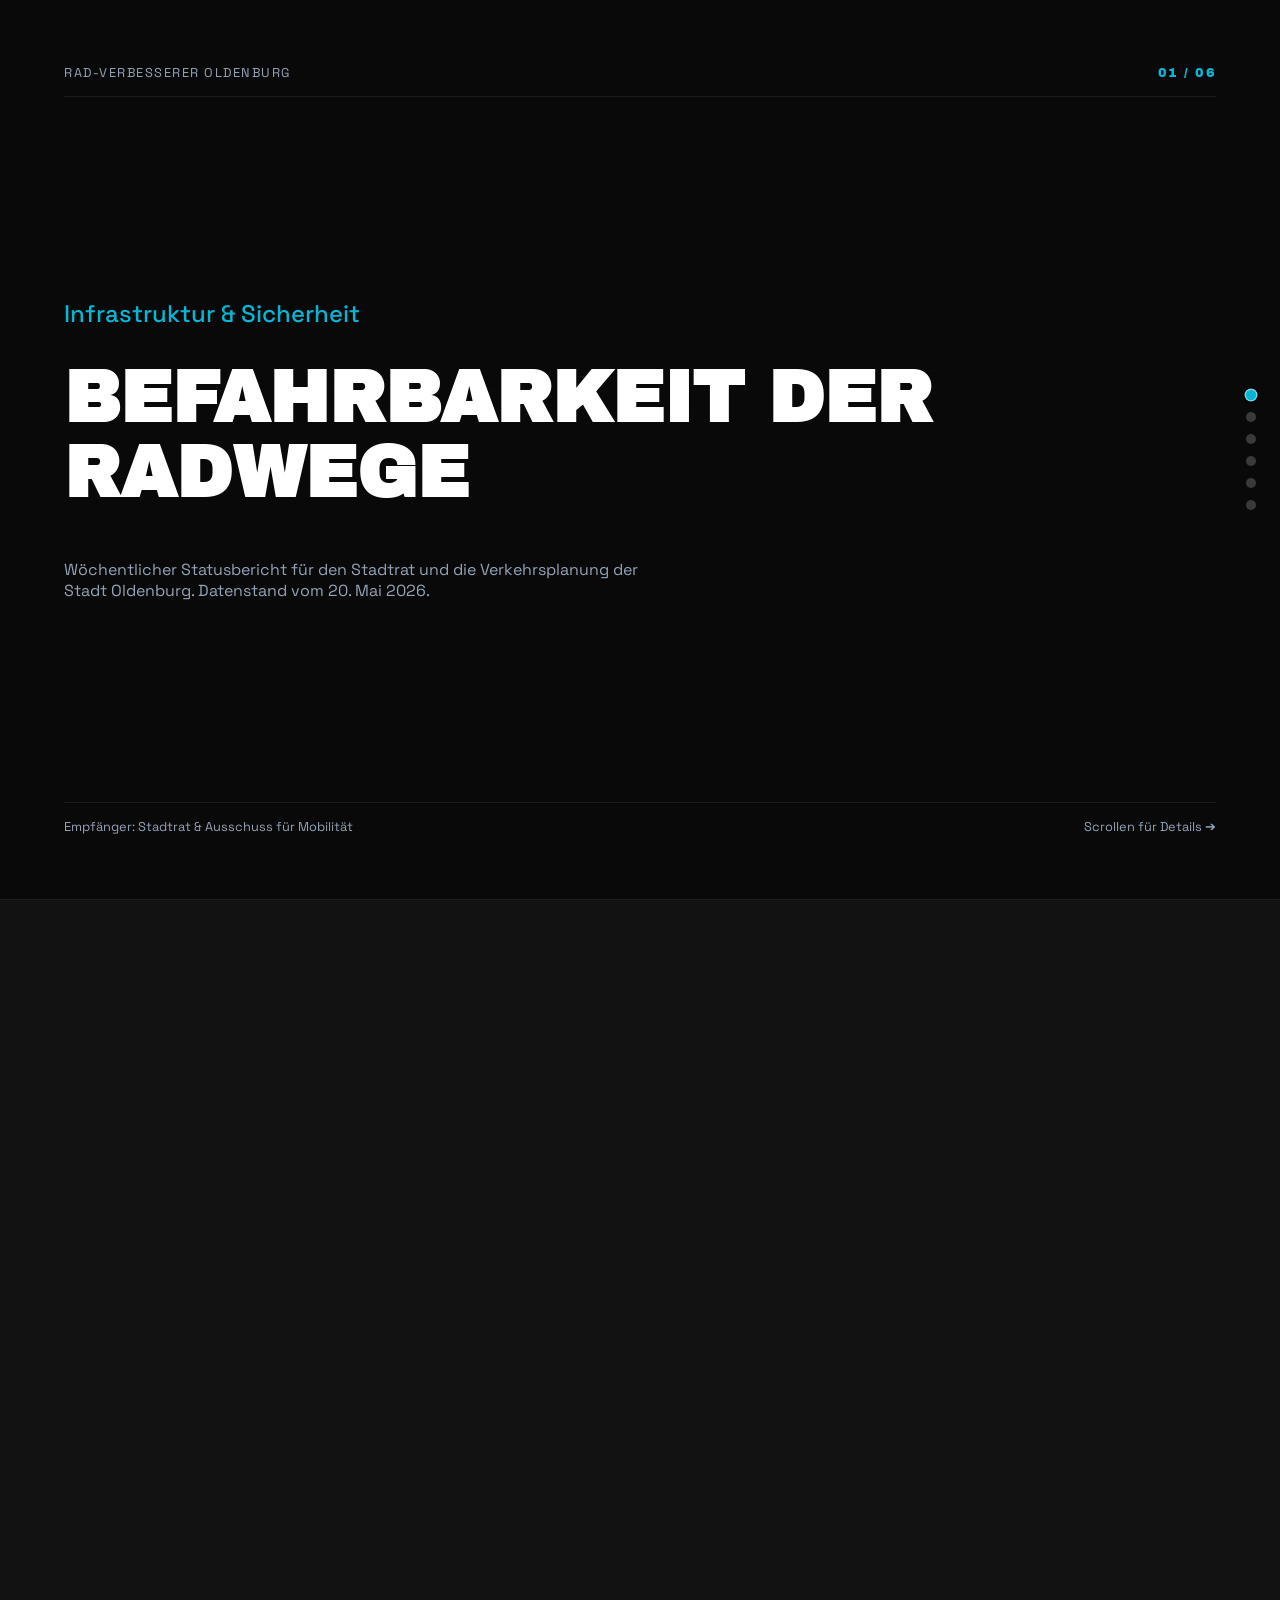
<file: presentation.html>
<!DOCTYPE html>
<html lang="de">
<head>
    <meta charset="UTF-8">
    <meta name="viewport" content="width=device-width, initial-scale=1.0">
    <title>Rad-Verbesserer Oldenburg | Stadt-Präsentation</title>

    <!-- Google Fonts: Archivo Black (Display) and Space Grotesk (Body) -->
    <link rel="preconnect" href="https://fonts.googleapis.com">
    <link rel="preconnect" href="https://fonts.gstatic.com" crossorigin>
    <link href="https://fonts.googleapis.com/css2?family=Archivo+Black&family=Space+Grotesk:wght@400;500;600;700&display=swap" rel="stylesheet">

    <style>
        /* ===========================================
           CSS CUSTOM PROPERTIES (BOLD SIGNAL THEME)
           =========================================== */
        :root {
            /* Colors */
            --bg-primary: #121212;
            --bg-gradient: linear-gradient(135deg, #121212 0%, #1c1c1c 50%, #0d0d0d 100%);
            --card-bg: #f97316; /* Vibrant warning orange */
            --text-primary: #ffffff;
            --text-secondary: #94a3b8;
            --text-on-card: #121212;
            --accent-cyan: #06b6d4;
            --accent-emerald: #10b981;
            --border-color: rgba(255, 255, 255, 0.08);

            /* Typography — MUST use clamp() */
            --font-display: 'Archivo Black', sans-serif;
            --font-body: 'Space Grotesk', sans-serif;
            --title-size: clamp(2rem, 6vw, 4.5rem);
            --subtitle-size: clamp(1rem, 2.2vw, 1.5rem);
            --h2-size: clamp(1.5rem, 3.5vw, 2.5rem);
            --h3-size: clamp(1.1rem, 2vw, 1.6rem);
            --body-size: clamp(0.85rem, 1.4vw, 1.1rem);
            --small-size: clamp(0.7rem, 1vw, 0.875rem);

            /* Spacing — MUST use clamp() */
            --slide-padding: clamp(2rem, 5vw, 5rem);
            --content-gap: clamp(1rem, 2.5vw, 2.5rem);
            --element-gap: clamp(0.5rem, 1.2vw, 1.2rem);

            /* Animation */
            --ease-out-expo: cubic-bezier(0.16, 1, 0.3, 1);
            --duration-normal: 0.7s;
        }

        /* ===========================================
           VIEWPORT FITTING: MANDATORY BASE STYLES
           =========================================== */
        * {
            margin: 0;
            padding: 0;
            box-sizing: border-box;
        }

        html, body {
            height: 100%;
            overflow: hidden;
            background-color: var(--bg-primary);
            color: var(--text-primary);
            font-family: var(--font-body);
            -webkit-font-smoothing: antialiased;
        }

        html {
            scroll-snap-type: y mandatory;
            scroll-behavior: smooth;
        }

        .slide {
            width: 100vw;
            height: 100vh;
            height: 100dvh;
            overflow: hidden;
            scroll-snap-align: start;
            display: flex;
            flex-direction: column;
            position: relative;
            background: var(--bg-gradient);
            padding: var(--slide-padding);
            border-bottom: 1px solid var(--border-color);
        }

        .slide-content {
            flex: 1;
            display: flex;
            flex-direction: column;
            justify-content: center;
            max-width: min(92vw, 1200px);
            max-height: 100%;
            margin: 0 auto;
            width: 100%;
            overflow: hidden;
            gap: var(--content-gap);
        }

        /* ===========================================
           ANIMATIONS & REVEALS
           =========================================== */
        .reveal {
            opacity: 0;
            transform: translateY(30px);
            transition: opacity var(--duration-normal) var(--ease-out-expo),
                        transform var(--duration-normal) var(--ease-out-expo);
        }

        .slide.visible .reveal {
            opacity: 1;
            transform: translateY(0);
        }

        .reveal:nth-child(1) { transition-delay: 0.1s; }
        .reveal:nth-child(2) { transition-delay: 0.2s; }
        .reveal:nth-child(3) { transition-delay: 0.3s; }
        .reveal:nth-child(4) { transition-delay: 0.4s; }
        .reveal:nth-child(5) { transition-delay: 0.5s; }

        /* ===========================================
           THEME ELEMENTS & UTILITIES
           =========================================== */
        .slide-header {
            display: flex;
            justify-content: space-between;
            align-items: center;
            width: 100%;
            border-bottom: 1px solid var(--border-color);
            padding-bottom: var(--element-gap);
            font-size: var(--small-size);
            text-transform: uppercase;
            letter-spacing: 1.5px;
            color: var(--text-secondary);
        }

        .slide-num {
            font-family: var(--font-display);
            color: var(--accent-cyan);
        }

        .slide-footer {
            display: flex;
            justify-content: space-between;
            align-items: center;
            width: 100%;
            border-top: 1px solid var(--border-color);
            padding-top: var(--element-gap);
            font-size: var(--small-size);
            color: var(--text-secondary);
        }

        .title-slide {
            justify-content: space-between;
            background: linear-gradient(rgba(0,0,0,0.5), rgba(0,0,0,0.5)), url('data:image/svg+xml;utf8,<svg xmlns="http://www.w3.org/2000/svg" width="100" height="100" viewBox="0 0 100 100"><rect width="100" height="100" fill="none"/><path d="M 0,10 L 100,10 M 0,30 L 100,30 M 0,50 L 100,50 M 0,70 L 100,70 M 0,90 L 100,90" stroke="rgba(255,255,255,0.015)" stroke-width="1"/></svg>') var(--bg-primary);
        }

        .title-slide h1 {
            font-family: var(--font-display);
            font-size: var(--title-size);
            line-height: 1.05;
            text-transform: uppercase;
            margin-bottom: var(--element-gap);
        }

        .title-slide p.subtitle {
            font-size: var(--subtitle-size);
            color: var(--accent-cyan);
            font-weight: 500;
        }

        .hero-card {
            background-color: var(--card-bg);
            color: var(--text-on-card);
            padding: var(--slide-padding);
            border-radius: 16px;
            box-shadow: 0 20px 40px rgba(0,0,0,0.4);
            position: relative;
            overflow: hidden;
            display: flex;
            flex-direction: column;
            gap: var(--element-gap);
        }

        .hero-card h2 {
            font-family: var(--font-display);
            text-transform: uppercase;
            font-size: var(--h2-size);
            line-height: 1.1;
        }

        /* Presentation UI layouts */
        .grid-2x2 {
            display: grid;
            grid-template-columns: repeat(2, 1fr);
            gap: var(--content-gap);
        }

        .metric-box {
            background: rgba(255,255,255,0.03);
            border: 1px solid var(--border-color);
            padding: var(--element-gap) calc(var(--element-gap) * 1.5);
            border-radius: 12px;
            display: flex;
            flex-direction: column;
            justify-content: center;
        }

        .metric-val {
            font-family: var(--font-display);
            font-size: clamp(2rem, 5vw, 4rem);
            line-height: 1;
            color: var(--accent-cyan);
        }

        .metric-label {
            font-size: var(--small-size);
            text-transform: uppercase;
            letter-spacing: 1px;
            color: var(--text-secondary);
            margin-top: 4px;
        }

        .bullet-list {
            list-style: none;
            display: flex;
            flex-direction: column;
            gap: var(--element-gap);
        }

        .bullet-list li {
            font-size: var(--body-size);
            position: relative;
            padding-left: 28px;
            line-height: 1.5;
        }

        .bullet-list li::before {
            content: "➔";
            position: absolute;
            left: 0;
            color: var(--card-bg);
        }

        .badge-danger {
            background-color: #ef4444;
            color: #ffffff;
            padding: 3px 8px;
            border-radius: 4px;
            font-size: 11px;
            font-weight: 600;
            display: inline-block;
        }

        .badge-warning {
            background-color: #f97316;
            color: #ffffff;
            padding: 3px 8px;
            border-radius: 4px;
            font-size: 11px;
            font-weight: 600;
            display: inline-block;
        }

        /* Scroll Progress Bar */
        .progress-bar {
            position: fixed;
            top: 0;
            left: 0;
            height: 4px;
            background: linear-gradient(90deg, var(--accent-cyan), var(--card-bg));
            z-index: 100;
            width: 0%;
            transition: width 0.1s ease;
        }

        /* Nav dots styling */
        .nav-dots {
            position: fixed;
            right: 24px;
            top: 50%;
            transform: translateY(-50%);
            display: flex;
            flex-direction: column;
            gap: 12px;
            z-index: 100;
        }

        .nav-dot {
            width: 10px;
            height: 10px;
            border-radius: 50%;
            background: rgba(255, 255, 255, 0.2);
            cursor: pointer;
            transition: all 0.3s ease;
            border: 1px solid transparent;
        }

        .nav-dot.active {
            background: var(--accent-cyan);
            transform: scale(1.3);
            border-color: rgba(255, 255, 255, 0.5);
        }

        @media (max-width: 768px) {
            .grid-2x2 {
                grid-template-columns: 1fr;
                gap: var(--element-gap);
            }
            .nav-dots {
                display: none;
            }
        }
    </style>
</head>
<body>
    <div class="progress-bar"></div>
    <nav class="nav-dots"></nav>

    <!-- Slide 1: Title -->
    <section class="slide title-slide">
        <div class="slide-header">
            <span>Rad-Verbesserer Oldenburg</span>
            <span class="slide-num">01 / 06</span>
        </div>
        <div class="slide-content">
            <p class="subtitle reveal">Infrastruktur & Sicherheit</p>
            <h1 class="reveal">Befahrbarkeit der Radwege</h1>
            <p class="reveal" style="color: var(--text-secondary); max-width: 600px;">
                Wöchentlicher Statusbericht für den Stadtrat und die Verkehrsplanung der Stadt Oldenburg. Datenstand vom 20. Mai 2026.
            </p>
        </div>
        <div class="slide-footer">
            <span>Empfänger: Stadtrat & Ausschuss für Mobilität</span>
            <span>Scrollen für Details ➔</span>
        </div>
    </section>

    <!-- Slide 2: Weekly Overview Hero Card -->
    <section class="slide">
        <div class="slide-header">
            <span>Überblick</span>
            <span class="slide-num">02 / 06</span>
        </div>
        <div class="slide-content">
            <div class="hero-card reveal">
                <h2>Stadt-Sicherheitsindex</h2>
                <div style="font-size: clamp(3rem, 10vw, 6rem); font-family: var(--font-display); line-height: 1; color: var(--text-on-card);">
                    100<span style="font-size: 0.4em;">/100</span>
                </div>
                <p style="font-weight: 500;">
                    Der temporäre Sicherheitsindex für Radverkehrsachsen hat sich in den letzten 7 Tagen stabilisiert (+90 Delta ggü. historischem Tiefstand von 10). Dies liegt an einer hohen Anzahl gelöster Altfälle, jedoch verzeichnen wir 5 aktive Neumeldungen an kritischen Pendlerrouten.
                </p>
            </div>
        </div>
        <div class="slide-footer">
            <span>Datenbasis: Stadtverbesserer Oldenburg</span>
            <span>Mängel im Zeitraum: 34</span>
        </div>
    </section>

    <!-- Slide 3: Statistics Dashboard -->
    <section class="slide">
        <div class="slide-header">
            <span>Kennzahlen</span>
            <span class="slide-num">03 / 06</span>
        </div>
        <div class="slide-content">
            <h2 class="reveal" style="font-family: var(--font-display); text-transform: uppercase; font-size: var(--h3-size);">Wochenkennzahlen (Letzte 7 Tage)</h2>
            <div class="grid-2x2 reveal">
                <div class="metric-box">
                    <div class="metric-val">2</div>
                    <div class="metric-label">Bestätigte Radwegschäden 🚨</div>
                </div>
                <div class="metric-box">
                    <div class="metric-val">3</div>
                    <div class="metric-label">Wahrscheinliche Störungen 🚧</div>
                </div>
                <div class="metric-box">
                    <div class="metric-val">15</div>
                    <div class="metric-label">Behobene Mängel (Closed) 🎉</div>
                </div>
                <div class="metric-box">
                    <div class="metric-val">5</div>
                    <div class="metric-label">In Bearbeitung (In Progress) ⏳</div>
                </div>
            </div>
        </div>
        <div class="slide-footer">
            <span>Verkehrssicherheit & Infrastruktur-Monitoring</span>
            <span>Stadt Oldenburg</span>
        </div>
    </section>

    <!-- Slide 4: Hotspots -->
    <section class="slide">
        <div class="slide-header">
            <span>Brennpunkte</span>
            <span class="slide-num">04 / 06</span>
        </div>
        <div class="slide-content">
            <h2 class="reveal" style="font-family: var(--font-display); text-transform: uppercase; font-size: var(--h2-size);">Fahrradachsen im Fokus</h2>
            <div class="reveal" style="background: rgba(255,255,255,0.02); border: 1px solid var(--border-color); padding: 24px; border-radius: 12px;">
                <h3 style="color: var(--accent-cyan); margin-bottom: var(--element-gap);">Gemeldete Hotspots der Woche:</h3>
                <ul class="bullet-list">
                    <li><strong>Widukindstraße (2 Meldungen)</strong>: Gefahrenstellen nahe dem Hauptradweg. Dringender Handlungsbedarf zur Sicherung der Schulwege.</li>
                    <li><strong>Eschstraße (1 Meldung)</strong>: Konflikte durch mangelnde Spurführung.</li>
                    <li><strong>Prinzessinweg (1 Meldung)</strong>: Zunehmende Behinderungen durch Bewuchs.</li>
                </ul>
            </div>
        </div>
        <div class="slide-footer">
            <span>Analysiert via Kreuzungs- & Distanzabgleich (OSM)</span>
            <span>Brennpunkte</span>
        </div>
    </section>

    <!-- Slide 5: Top Critical Case -->
    <section class="slide">
        <div class="slide-header">
            <span>Fallbeispiel 1</span>
            <span class="slide-num">05 / 06</span>
        </div>
        <div class="slide-content">
            <span class="badge-danger reveal">Kritischer Mangel #7127</span>
            <h2 class="reveal" style="font-family: var(--font-display); text-transform: uppercase; font-size: var(--h3-size); margin-top: 6px;">Brookweg (Alexanderstr. / Bürgerbuschweg)</h2>
            <div class="reveal" style="display: flex; flex-direction: column; gap: var(--element-gap); background: rgba(255,255,255,0.03); border: 1px solid var(--border-color); padding: 24px; border-radius: 12px;">
                <p style="font-style: italic; color: var(--text-secondary); line-height: 1.5;">
                    "An der Kreuzung Alexanderstraße/ Bürgerbuschweg kommt es durch die fehlende Fahrbahnmarkierung zu gefährlichen und unübersichtlichen Situationen."
                </p>
                <div style="display: flex; gap: var(--content-gap); border-top: 1px solid var(--border-color); padding-top: 12px; font-size: var(--small-size);">
                    <div>Relevanz: <strong style="color: var(--accent-cyan);">85 Punkte</strong></div>
                    <div>Abstand zum Radweg: <strong style="color: var(--accent-cyan);">0.61m</strong></div>
                    <div>Status: <strong style="color: #ef4444;">Not Responsible / Open</strong></div>
                </div>
                <p style="margin-top: 10px; font-size: var(--body-size); border-left: 3px solid var(--card-bg); padding-left: 12px;">
                    <strong>Empfehlung für die Verwaltung:</strong> Dringende temporäre Markierung zur Radweg-Kanalisierung anbringen, da dies eine wichtige Verbindungsachse für den Schüler- und Pendlerverkehr darstellt.
                </p>
            </div>
        </div>
        <div class="slide-footer">
            <span>Kategorie: Straßen & Markierungen</span>
            <span>ID: #7127</span>
        </div>
    </section>

    <!-- Slide 6: Action Plan / CTA -->
    <section class="slide">
        <div class="slide-header">
            <span>Maßnahmenplan</span>
            <span class="slide-num">06 / 06</span>
        </div>
        <div class="slide-content">
            <h2 class="reveal" style="font-family: var(--font-display); text-transform: uppercase; font-size: var(--h2-size);">Empfohlene Beschlüsse</h2>
            <ul class="bullet-list reveal">
                <li><strong>Sofortmaßnahmen Butjadingerstraße (#7136)</strong>: Rückschnitt der Buchenhecke zur Wiederherstellung der Radwegbreite veranlassen.</li>
                <li><strong>Verkehrsüberwachung Bremer Heerstraße (#7122)</strong>: Einrichtung temporärer Geschwindigkeitskontrollen in den Abendstunden.</li>
                <li><strong>Prozessoptimierung Mängelmelder</strong>: Schnellere Zuweisung von Tickets, die als "Not Responsible" klassifiziert wurden, an zuständige Landesbehörden.</li>
            </ul>
        </div>
        <div class="slide-footer">
            <span>Rad-Verbesserer Dashboard: <a href="index.html" style="color: var(--accent-cyan); text-decoration: none;">Live-Karte anzeigen 🌐</a></span>
            <span>Ende der Präsentation</span>
        </div>
    </section>

    <script>
        /* ===========================================
           SLIDE PRESENTATION CONTROLLER
           =========================================== */
        class SlidePresentation {
            constructor() {
                this.slides = document.querySelectorAll(".slide");
                this.currentSlide = 0;
                this.progressBar = document.querySelector(".progress-bar");
                this.navDotsContainer = document.querySelector(".nav-dots");
                
                this.init();
            }

            init() {
                this.setupIntersectionObserver();
                this.setupKeyboardNav();
                this.setupTouchNav();
                this.setupNavDots();
                this.updateUI();
            }

            setupIntersectionObserver() {
                const observerOptions = {
                    root: null,
                    threshold: 0.5
                };

                const observer = new IntersectionObserver((entries) => {
                    entries.forEach(entry => {
                        if (entry.isIntersecting) {
                            entry.target.classList.add("visible");
                            
                            // Update current slide index
                            const index = Array.from(this.slides).indexOf(entry.target);
                            if (index !== -1) {
                                this.currentSlide = index;
                                this.updateUI();
                            }
                        }
                    });
                }, observerOptions);

                this.slides.forEach(slide => observer.observe(slide));
            }

            setupKeyboardNav() {
                document.addEventListener("keydown", (e) => {
                    if (e.key === "ArrowDown" || e.key === "ArrowRight" || e.key === " ") {
                        e.preventDefault();
                        this.navigate(1);
                    } else if (e.key === "ArrowUp" || e.key === "ArrowLeft") {
                        e.preventDefault();
                        this.navigate(-1);
                    } else if (e.key === "PageDown") {
                        e.preventDefault();
                        this.navigate(1);
                    } else if (e.key === "PageUp") {
                        e.preventDefault();
                        this.navigate(-1);
                    }
                });
            }

            setupTouchNav() {
                let touchStartY = 0;
                let touchEndY = 0;

                document.addEventListener("touchstart", (e) => {
                    touchStartY = e.touches[0].clientY;
                }, { passive: true });

                document.addEventListener("touchend", (e) => {
                    touchEndY = e.changedTouches[0].clientY;
                    const diffY = touchStartY - touchEndY;
                    
                    if (Math.abs(diffY) > 60) {
                        if (diffY > 0) {
                            this.navigate(1);
                        } else {
                            this.navigate(-1);
                        }
                    }
                }, { passive: true });
            }

            setupNavDots() {
                this.navDotsContainer.innerHTML = "";
                this.slides.forEach((_, idx) => {
                    const dot = document.createElement("div");
                    dot.className = `nav-dot ${idx === 0 ? "active" : ""}`;
                    dot.addEventListener("click", () => {
                        this.slides[idx].scrollIntoView({ behavior: "smooth" });
                    });
                    this.navDotsContainer.appendChild(dot);
                });
            }

            navigate(direction) {
                const targetIdx = this.currentSlide + direction;
                if (targetIdx >= 0 && targetIdx < this.slides.length) {
                    this.slides[targetIdx].scrollIntoView({ behavior: "smooth" });
                }
            }

            updateUI() {
                // Update progress bar
                const percent = (this.currentSlide / (this.slides.length - 1)) * 100;
                if (this.progressBar) {
                    this.progressBar.style.width = `${percent}%`;
                }

                // Update nav dots
                const dots = document.querySelectorAll(".nav-dot");
                dots.forEach((dot, idx) => {
                    if (idx === this.currentSlide) {
                        dot.classList.add("active");
                    } else {
                        dot.classList.remove("active");
                    }
                });
            }
        }

        // Initialize presentation
        window.addEventListener("DOMContentLoaded", () => {
            new SlidePresentation();
        });
    </script>
</body>
</html>
</file>
